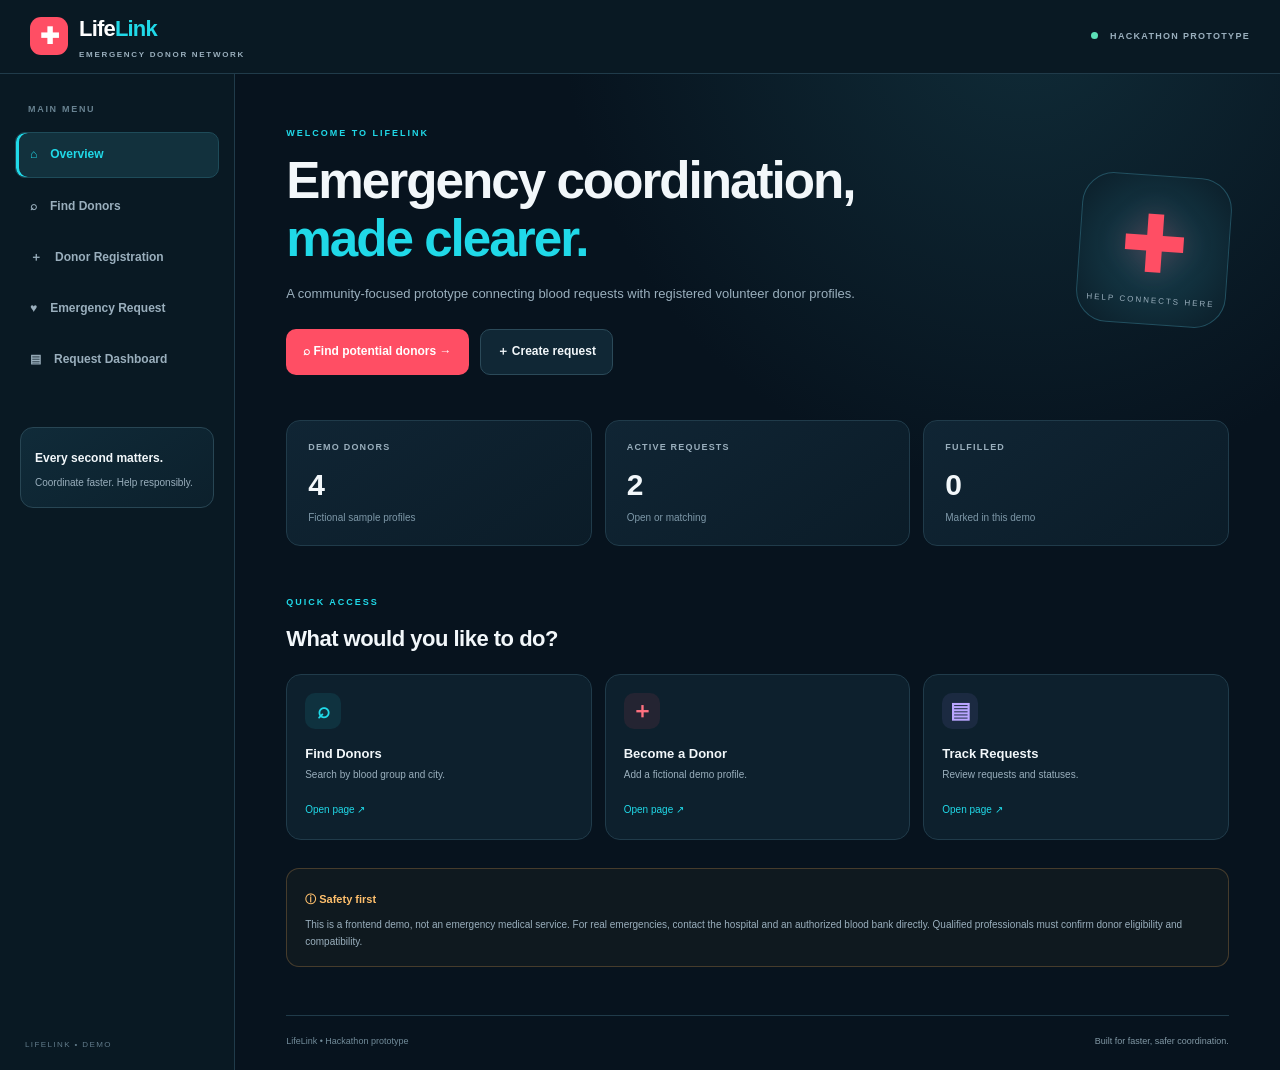
<file: LifeLink_5_Pages/index.html>
<!DOCTYPE html>
<html lang="en">
<head>
  <meta charset="UTF-8"><meta name="viewport" content="width=device-width, initial-scale=1.0">
  <title>LifeLink | Overview</title><link rel="stylesheet" href="styles.css">
</head>
<body>
<header class="topbar"><a class="brand" href="index.html"><span class="brand-icon">✚</span><span>Life<span class="accent">Link</span><small>EMERGENCY DONOR NETWORK</small></span></a><span class="top-tag"><i></i> HACKATHON PROTOTYPE</span></header>
<div class="layout"><aside class="sidebar"><p class="nav-label">MAIN MENU</p><a class="nav-link active" href="index.html">⌂ <span>Overview</span></a><a class="nav-link" href="find-donors.html">⌕ <span>Find Donors</span></a><a class="nav-link" href="register-donor.html">＋ <span>Donor Registration</span></a><a class="nav-link" href="emergency-request.html">♥ <span>Emergency Request</span></a><a class="nav-link" href="dashboard.html">▤ <span>Request Dashboard</span></a><div class="sidebar-card"><b>Every second matters.</b><p>Coordinate faster. Help responsibly.</p></div><small class="side-foot">LIFELINK • DEMO</small></aside>
<main class="main"><section class="hero"><div><p class="eyebrow">WELCOME TO LIFELINK</p><h1>Emergency coordination,<br><span class="accent">made clearer.</span></h1><p class="lead">A community-focused prototype connecting blood requests with registered volunteer donor profiles.</p><div class="actions"><a class="btn red" href="find-donors.html">⌕ Find potential donors →</a><a class="btn outline" href="emergency-request.html">＋ Create request</a></div></div><div class="hero-symbol">✚<span>HELP CONNECTS HERE</span></div></section>
<section class="stats"><article><small>DEMO DONORS</small><strong id="donorCount">4</strong><p>Fictional sample profiles</p></article><article><small>ACTIVE REQUESTS</small><strong id="activeCount">2</strong><p>Open or matching</p></article><article><small>FULFILLED</small><strong id="fulfilledCount">0</strong><p>Marked in this demo</p></article></section>
<section class="section"><p class="eyebrow">QUICK ACCESS</p><h2>What would you like to do?</h2><div class="cards"><a class="card" href="find-donors.html"><b class="icon cyan">⌕</b><h3>Find Donors</h3><p>Search by blood group and city.</p><span>Open page ↗</span></a><a class="card" href="register-donor.html"><b class="icon red">＋</b><h3>Become a Donor</h3><p>Add a fictional demo profile.</p><span>Open page ↗</span></a><a class="card" href="dashboard.html"><b class="icon purple">▤</b><h3>Track Requests</h3><p>Review requests and statuses.</p><span>Open page ↗</span></a></div></section>
<div class="notice"><b>ⓘ Safety first</b><p>This is a frontend demo, not an emergency medical service. For real emergencies, contact the hospital and an authorized blood bank directly. Qualified professionals must confirm donor eligibility and compatibility.</p></div><footer>LifeLink • Hackathon prototype <span>Built for faster, safer coordination.</span></footer></main></div><script src="common.js"></script></body></html>
</file>
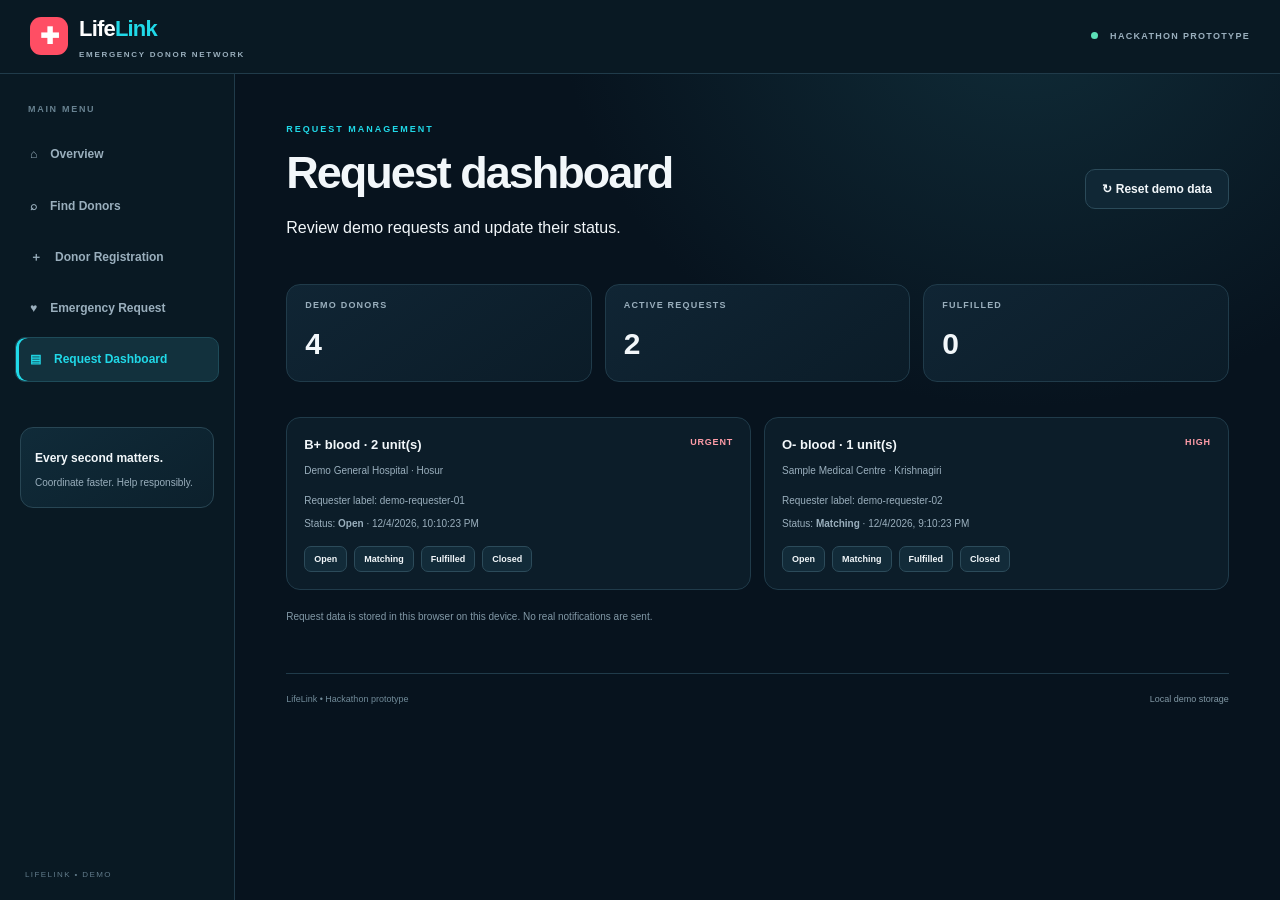
<file: LifeLink_5_Pages/dashboard.html>
<!DOCTYPE html>
<html lang="en"><head><meta charset="UTF-8"><meta name="viewport" content="width=device-width, initial-scale=1.0"><title>Request Dashboard | LifeLink</title><link rel="stylesheet" href="styles.css"></head><body>
<header class="topbar"><a class="brand" href="index.html"><span class="brand-icon">✚</span><span>Life<span class="accent">Link</span><small>EMERGENCY DONOR NETWORK</small></span></a><span class="top-tag"><i></i> HACKATHON PROTOTYPE</span></header>
<div class="layout"><aside class="sidebar"><p class="nav-label">MAIN MENU</p><a class="nav-link" href="index.html">⌂ <span>Overview</span></a><a class="nav-link" href="find-donors.html">⌕ <span>Find Donors</span></a><a class="nav-link" href="register-donor.html">＋ <span>Donor Registration</span></a><a class="nav-link" href="emergency-request.html">♥ <span>Emergency Request</span></a><a class="nav-link active" href="dashboard.html">▤ <span>Request Dashboard</span></a><div class="sidebar-card"><b>Every second matters.</b><p>Coordinate faster. Help responsibly.</p></div><small class="side-foot">LIFELINK • DEMO</small></aside>
<main class="main"><section class="page-heading heading-inline"><div><p class="eyebrow">REQUEST MANAGEMENT</p><h1>Request dashboard</h1><p>Review demo requests and update their status.</p></div><button id="resetDemo" class="btn outline" type="button">↻ Reset demo data</button></section><div class="stats compact-stats"><article><small>DEMO DONORS</small><strong id="donorCount">0</strong></article><article><small>ACTIVE REQUESTS</small><strong id="activeCount">0</strong></article><article><small>FULFILLED</small><strong id="fulfilledCount">0</strong></article></div><div id="requestList" class="request-grid"></div><p class="fine-print">Request data is stored in this browser on this device. No real notifications are sent.</p><footer>LifeLink • Hackathon prototype <span>Local demo storage</span></footer></main></div><script src="common.js"></script><script src="dashboard.js"></script></body></html>
</file>
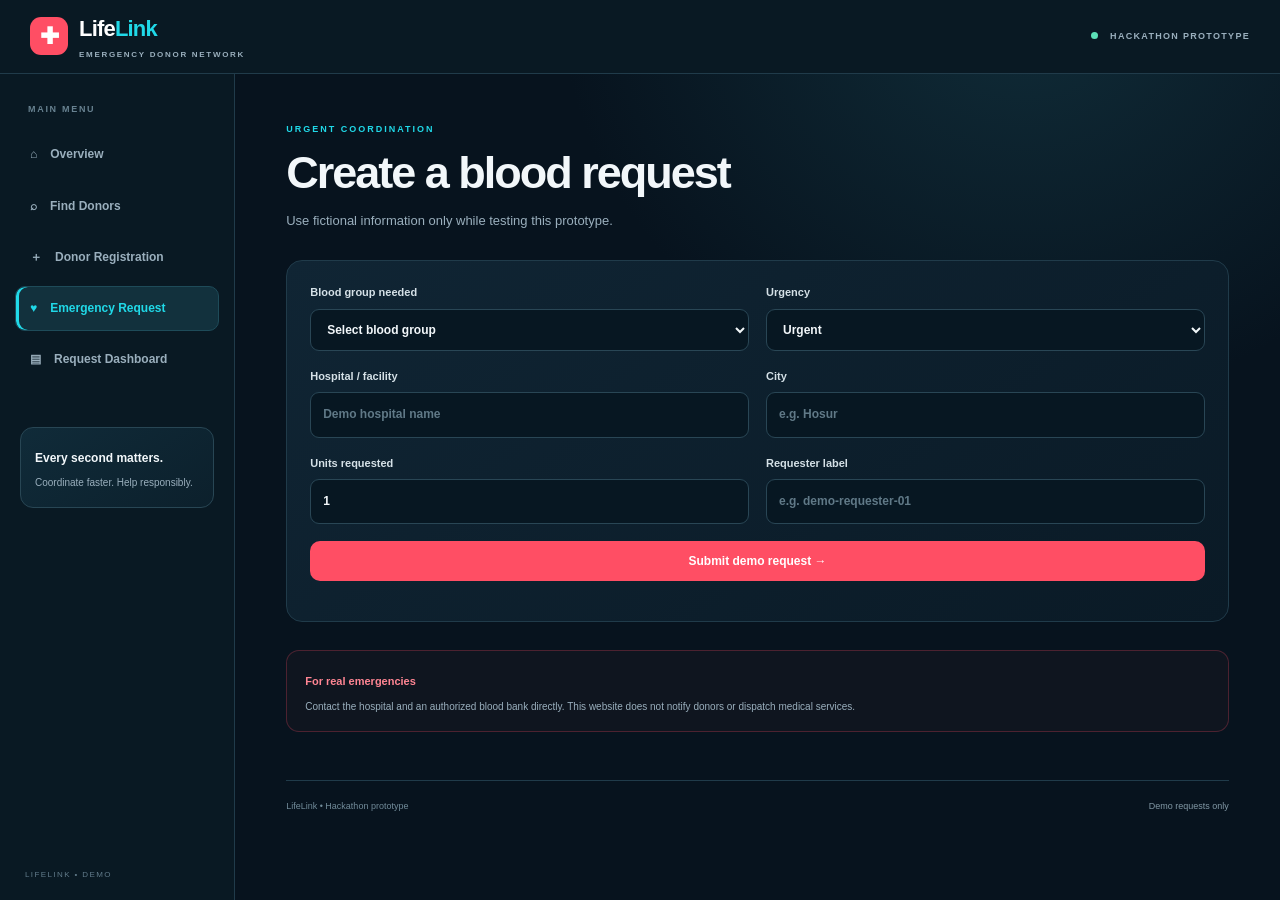
<file: LifeLink_5_Pages/emergency-request.html>
<!DOCTYPE html>
<html lang="en"><head><meta charset="UTF-8"><meta name="viewport" content="width=device-width, initial-scale=1.0"><title>Emergency Request | LifeLink</title><link rel="stylesheet" href="styles.css"></head><body>
<header class="topbar"><a class="brand" href="index.html"><span class="brand-icon">✚</span><span>Life<span class="accent">Link</span><small>EMERGENCY DONOR NETWORK</small></span></a><span class="top-tag"><i></i> HACKATHON PROTOTYPE</span></header>
<div class="layout"><aside class="sidebar"><p class="nav-label">MAIN MENU</p><a class="nav-link" href="index.html">⌂ <span>Overview</span></a><a class="nav-link" href="find-donors.html">⌕ <span>Find Donors</span></a><a class="nav-link" href="register-donor.html">＋ <span>Donor Registration</span></a><a class="nav-link active" href="emergency-request.html">♥ <span>Emergency Request</span></a><a class="nav-link" href="dashboard.html">▤ <span>Request Dashboard</span></a><div class="sidebar-card"><b>Every second matters.</b><p>Coordinate faster. Help responsibly.</p></div><small class="side-foot">LIFELINK • DEMO</small></aside>
<main class="main"><section class="page-heading"><p class="eyebrow">URGENT COORDINATION</p><h1>Create a blood request</h1><p>Use fictional information only while testing this prototype.</p></section><form id="requestForm" class="panel form-grid"><label>Blood group needed<select name="blood" required><option value="">Select blood group</option><option>A+</option><option>A-</option><option>B+</option><option>B-</option><option>AB+</option><option>AB-</option><option>O+</option><option>O-</option></select></label><label>Urgency<select name="urgency"><option>Urgent</option><option>High</option><option>Routine</option></select></label><label>Hospital / facility<input name="hospital" required maxlength="100" placeholder="Demo hospital name"></label><label>City<input name="city" required maxlength="60" placeholder="e.g. Hosur"></label><label>Units requested<input name="units" type="number" min="1" max="20" value="1" required></label><label>Requester label<input name="contact" required maxlength="60" placeholder="e.g. demo-requester-01"></label><button class="btn red wide" type="submit">Submit demo request →</button><p id="requestMessage" class="message wide" role="status"></p></form><div class="notice urgent-notice"><b>For real emergencies</b><p>Contact the hospital and an authorized blood bank directly. This website does not notify donors or dispatch medical services.</p></div><footer>LifeLink • Hackathon prototype <span>Demo requests only</span></footer></main></div><script src="common.js"></script><script src="emergency-request.js"></script></body></html>
</file>
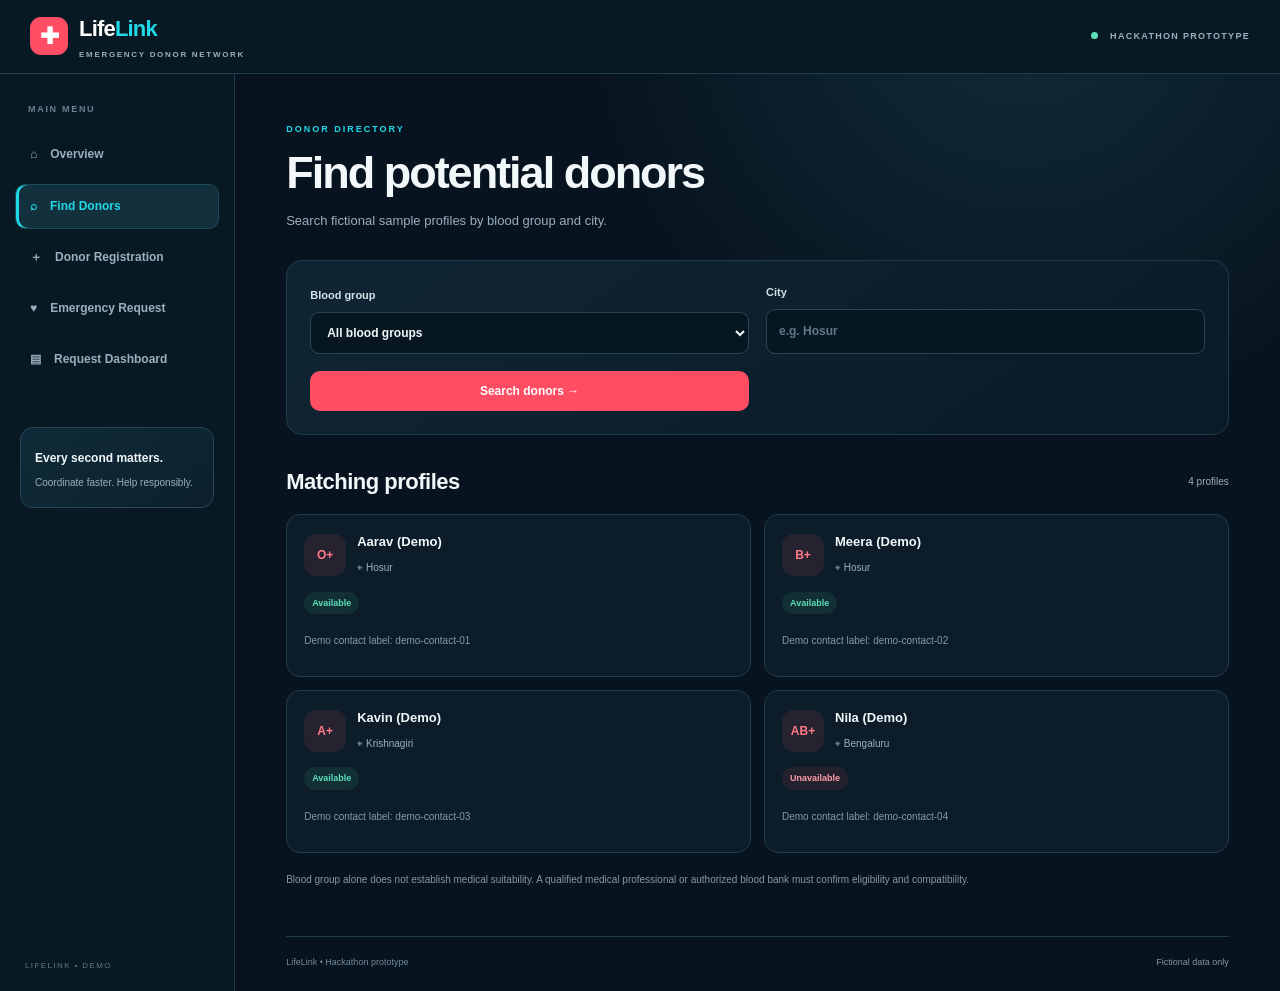
<file: LifeLink_5_Pages/find-donors.html>
<!DOCTYPE html>
<html lang="en"><head><meta charset="UTF-8"><meta name="viewport" content="width=device-width, initial-scale=1.0"><title>Find Donors | LifeLink</title><link rel="stylesheet" href="styles.css"></head><body>
<header class="topbar"><a class="brand" href="index.html"><span class="brand-icon">✚</span><span>Life<span class="accent">Link</span><small>EMERGENCY DONOR NETWORK</small></span></a><span class="top-tag"><i></i> HACKATHON PROTOTYPE</span></header>
<div class="layout"><aside class="sidebar"><p class="nav-label">MAIN MENU</p><a class="nav-link" href="index.html">⌂ <span>Overview</span></a><a class="nav-link active" href="find-donors.html">⌕ <span>Find Donors</span></a><a class="nav-link" href="register-donor.html">＋ <span>Donor Registration</span></a><a class="nav-link" href="emergency-request.html">♥ <span>Emergency Request</span></a><a class="nav-link" href="dashboard.html">▤ <span>Request Dashboard</span></a><div class="sidebar-card"><b>Every second matters.</b><p>Coordinate faster. Help responsibly.</p></div><small class="side-foot">LIFELINK • DEMO</small></aside>
<main class="main"><section class="page-heading"><p class="eyebrow">DONOR DIRECTORY</p><h1>Find potential donors</h1><p>Search fictional sample profiles by blood group and city.</p></section><form id="searchForm" class="panel form-grid"><label>Blood group<select id="bloodFilter"><option value="">All blood groups</option><option>A+</option><option>A-</option><option>B+</option><option>B-</option><option>AB+</option><option>AB-</option><option>O+</option><option>O-</option></select></label><label>City<input id="cityFilter" placeholder="e.g. Hosur"></label><button class="btn red" type="submit">Search donors →</button></form><div class="section-title"><h2>Matching profiles</h2><span id="resultCount" class="muted"></span></div><div id="donorResults" class="donor-grid"></div><p class="fine-print">Blood group alone does not establish medical suitability. A qualified medical professional or authorized blood bank must confirm eligibility and compatibility.</p><footer>LifeLink • Hackathon prototype <span>Fictional data only</span></footer></main></div><script src="common.js"></script><script src="find-donors.js"></script></body></html>
</file>
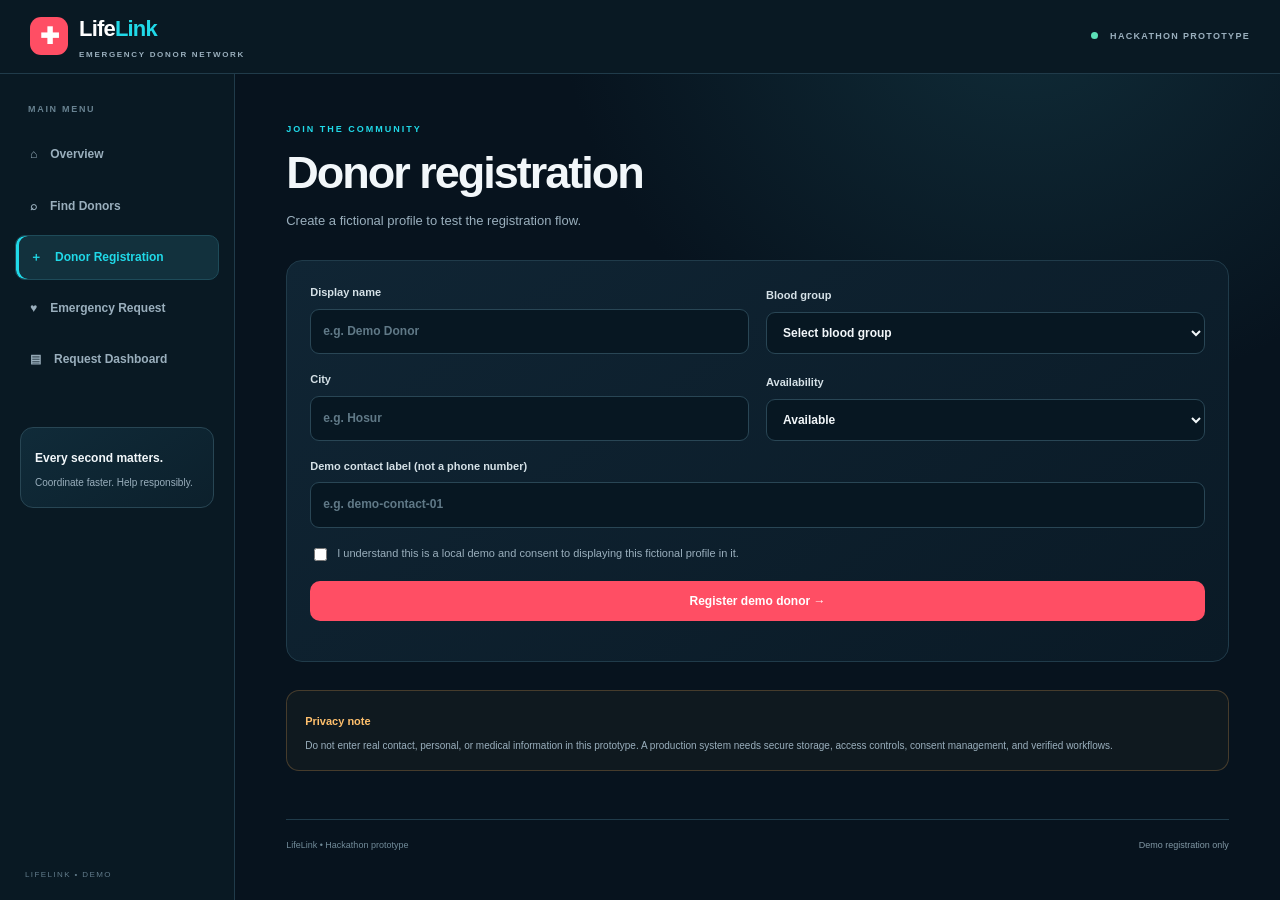
<file: LifeLink_5_Pages/register-donor.html>
<!DOCTYPE html>
<html lang="en"><head><meta charset="UTF-8"><meta name="viewport" content="width=device-width, initial-scale=1.0"><title>Donor Registration | LifeLink</title><link rel="stylesheet" href="styles.css"></head><body>
<header class="topbar"><a class="brand" href="index.html"><span class="brand-icon">✚</span><span>Life<span class="accent">Link</span><small>EMERGENCY DONOR NETWORK</small></span></a><span class="top-tag"><i></i> HACKATHON PROTOTYPE</span></header>
<div class="layout"><aside class="sidebar"><p class="nav-label">MAIN MENU</p><a class="nav-link" href="index.html">⌂ <span>Overview</span></a><a class="nav-link" href="find-donors.html">⌕ <span>Find Donors</span></a><a class="nav-link active" href="register-donor.html">＋ <span>Donor Registration</span></a><a class="nav-link" href="emergency-request.html">♥ <span>Emergency Request</span></a><a class="nav-link" href="dashboard.html">▤ <span>Request Dashboard</span></a><div class="sidebar-card"><b>Every second matters.</b><p>Coordinate faster. Help responsibly.</p></div><small class="side-foot">LIFELINK • DEMO</small></aside>
<main class="main"><section class="page-heading"><p class="eyebrow">JOIN THE COMMUNITY</p><h1>Donor registration</h1><p>Create a fictional profile to test the registration flow.</p></section><form id="donorForm" class="panel form-grid"><label>Display name<input name="name" required maxlength="50" placeholder="e.g. Demo Donor"></label><label>Blood group<select name="blood" required><option value="">Select blood group</option><option>A+</option><option>A-</option><option>B+</option><option>B-</option><option>AB+</option><option>AB-</option><option>O+</option><option>O-</option></select></label><label>City<input name="city" required maxlength="60" placeholder="e.g. Hosur"></label><label>Availability<select name="availability"><option>Available</option><option>Unavailable</option></select></label><label class="wide">Demo contact label (not a phone number)<input name="contact" maxlength="60" placeholder="e.g. demo-contact-01"></label><label class="consent wide"><input type="checkbox" name="consent" required> I understand this is a local demo and consent to displaying this fictional profile in it.</label><button class="btn red wide" type="submit">Register demo donor →</button><p id="donorMessage" class="message wide" role="status"></p></form><div class="notice"><b>Privacy note</b><p>Do not enter real contact, personal, or medical information in this prototype. A production system needs secure storage, access controls, consent management, and verified workflows.</p></div><footer>LifeLink • Hackathon prototype <span>Demo registration only</span></footer></main></div><script src="common.js"></script><script src="register-donor.js"></script></body></html>
</file>
<file: LifeLink_5_Pages/styles.css>
:root{--bg:#07131e;--panel:#0d202d;--line:#203b4a;--text:#f2f7fa;--muted:#9aafbd;--cyan:#20d9e8;--red:#ff4e64;--green:#5ce0b7}*{box-sizing:border-box}body{margin:0;background:radial-gradient(ellipse at 80% 0%,#102c38 0,transparent 32%),var(--bg);color:var(--text);font-family:Inter,Segoe UI,Arial,sans-serif;line-height:1.6}.topbar{height:74px;padding:0 30px;display:flex;align-items:center;justify-content:space-between;border-bottom:1px solid var(--line);background:#091923;position:sticky;top:0;z-index:5}.brand{display:flex;align-items:center;gap:11px;text-decoration:none;color:white;font-size:22px;font-weight:850;letter-spacing:-.8px}.brand-icon{display:grid;place-items:center;width:38px;height:38px;background:var(--red);border-radius:11px;font-size:23px}.accent{color:var(--cyan)}.brand small{display:block;font-size:8px;letter-spacing:1.7px;color:var(--muted);margin-top:3px}.top-tag{font-size:9px;color:var(--muted);letter-spacing:1.3px;font-weight:800}.top-tag i{display:inline-block;width:7px;height:7px;background:var(--green);border-radius:50%;margin-right:8px}.layout{display:grid;grid-template-columns:235px 1fr;min-height:calc(100vh - 74px)}.sidebar{border-right:1px solid var(--line);padding:28px 15px 18px;display:flex;flex-direction:column;background:#091923}.nav-label{font-size:9px;letter-spacing:1.7px;color:#688291;font-weight:850;padding:0 13px;margin:0 0 13px}.nav-link{display:flex;align-items:center;gap:13px;text-decoration:none;color:var(--muted);padding:12px 14px;border:1px solid transparent;border-radius:10px;margin:3px 0;font-size:12px;font-weight:700}.nav-link:first-letter{font-size:19px}.nav-link:hover{background:#102633;color:white}.nav-link.active{background:#12313d;color:var(--cyan);border-color:#1e4b59;box-shadow:inset 3px 0 var(--cyan)}.sidebar-card{margin:42px 5px 18px;padding:16px 14px;border:1px solid #284654;border-radius:13px;background:linear-gradient(145deg,#102b39,#0c202c)}.sidebar-card b{font-size:12px}.sidebar-card p{font-size:10px;color:var(--muted);margin:5px 0 0}.side-foot{font-size:8px;letter-spacing:1.4px;color:#617b8a;margin:auto 10px 0}.main{padding:40px clamp(22px,4vw,58px) 22px;max-width:1500px;width:100%;margin:0 auto}.hero{display:flex;align-items:center;justify-content:space-between;gap:35px;padding:12px 0 30px}.eyebrow{font-size:9px;letter-spacing:2px;font-weight:850;color:var(--cyan);margin:0 0 12px}.hero h1,.page-heading h1{font-size:clamp(34px,4vw,52px);letter-spacing:-2px;line-height:1.12;margin:0;font-weight:850}.hero h1 span{color:var(--cyan)}.lead,.page-heading>p:last-child{color:var(--muted);font-size:13px;max-width:570px;margin:15px 0 0;line-height:1.8}.hero-symbol{width:150px;height:150px;flex-shrink:0;display:grid;place-items:center;border:1px solid #225060;border-radius:32px;background:radial-gradient(circle,#174251,#0b1d28);font-size:80px;color:var(--red);text-shadow:0 0 30px #ff4e6444;transform:rotate(4deg)}.hero-symbol span{font-size:8px;letter-spacing:2px;color:var(--muted);text-shadow:none;margin-top:-36px}.actions{display:flex;gap:11px;flex-wrap:wrap;margin-top:24px}.btn{display:inline-flex;align-items:center;justify-content:center;gap:15px;border-radius:10px;padding:12px 16px;font-size:12px;font-weight:800;cursor:pointer;text-decoration:none;border:1px solid transparent;font-family:inherit}.btn.red{background:var(--red);color:white}.btn.outline{background:#102735;color:var(--text);border-color:#2b4a59}.btn:hover{filter:brightness(1.08);transform:translateY(-1px)}.stats{display:grid;grid-template-columns:repeat(3,1fr);gap:13px;margin:15px 0 35px}.stats article{padding:19px 21px;border:1px solid var(--line);border-radius:14px;background:linear-gradient(145deg,#102534,#0b1c28)}.stats small{display:block;font-size:9px;letter-spacing:1.2px;color:var(--muted);font-weight:800}.stats strong{display:block;font-size:30px;margin:7px 0 1px}.stats p{font-size:10px;color:#7e98a8;margin:0}.section{padding-top:14px}.section h2,.section-title h2{font-size:22px;letter-spacing:-.5px;margin:0 0 17px}.cards{display:grid;grid-template-columns:repeat(3,1fr);gap:13px}.card{position:relative;text-decoration:none;color:var(--text);min-height:165px;padding:18px;border:1px solid var(--line);background:#0d202d;border-radius:15px;transition:.2s}.card:hover{border-color:#367183;transform:translateY(-3px)}.icon{display:grid;place-items:center;width:36px;height:36px;border-radius:10px;font-size:22px;font-weight:800}.icon.cyan{color:var(--cyan);background:#20d9e818}.icon.red{color:#ff7180;background:#ff4e6418}.icon.purple{color:#b9a5ff;background:#a38bff18}.card h3{font-size:13px;margin:15px 0 3px}.card p{font-size:10px;color:var(--muted);margin:0 0 12px}.card>span:last-child{font-size:10px;color:var(--cyan)}.notice{padding:16px 18px;border:1px solid #ffb45a3a;background:#ffb45a09;border-radius:13px;margin-top:28px}.notice b{font-size:11px;color:#ffc06d}.notice p{font-size:10px;line-height:1.7;color:var(--muted);margin:5px 0 0}.urgent-notice{border-color:#ff4e6440;background:#ff4e6409}.urgent-notice b{color:#ff8593}.page-heading{margin:8px 0 28px}.page-heading h1{font-size:clamp(32px,3.7vw,45px)}.page-heading>p:last-child{margin-top:10px}.heading-inline{display:flex;align-items:center;justify-content:space-between;gap:20px}.panel{background:linear-gradient(145deg,#102534,#0a1a26);border:1px solid var(--line);border-radius:16px;padding:23px}.form-grid{display:grid;grid-template-columns:1fr 1fr;gap:17px;align-items:end}label{display:flex;flex-direction:column;gap:7px;font-size:11px;color:#d5e1e7;font-weight:750}input,select{width:100%;background:#071722;border:1px solid #294655;border-radius:9px;padding:12px;color:var(--text);font:inherit;font-size:12px;outline:none}input:focus,select:focus{border-color:var(--cyan);box-shadow:0 0 0 3px #20d9e817}input::placeholder{color:#607987}.wide{grid-column:1/-1}.consent{display:flex;flex-direction:row;align-items:flex-start;font-weight:500;color:var(--muted);line-height:1.5}.consent input{width:auto;margin-top:3px;accent-color:var(--cyan)}.message{color:var(--cyan);font-size:12px;margin:0;min-height:0}.section-title{display:flex;justify-content:space-between;align-items:center;margin:29px 0 13px}.section-title h2{margin:0}.muted{color:var(--muted);font-size:10px}.donor-grid,.request-grid{display:grid;grid-template-columns:repeat(2,1fr);gap:13px;margin-top:15px}.donor-card,.request-card{border:1px solid var(--line);background:#0c1d29;border-radius:14px;padding:17px}.donor-head{display:flex;align-items:center;gap:11px}.blood-badge{width:42px;height:42px;display:grid;place-items:center;border-radius:12px;background:#ff4e641b;color:#ff7a88;font-size:12px;font-weight:900}.donor-card h3,.request-card h3{font-size:13px;margin:0}.donor-card small{font-size:10px;color:var(--muted)}.status{display:inline-block;margin-top:13px;padding:4px 8px;border-radius:20px;font-size:9px;font-weight:850}.status.available{background:#5ce0b718;color:var(--green)}.status.unavailable{background:#ff4e6418;color:#ff9da8}.fine-print{font-size:10px;color:#8299a7;line-height:1.7;margin-top:18px}.request-top{display:flex;justify-content:space-between;gap:10px}.request-card p{font-size:10px;color:var(--muted);margin:7px 0}.urgency{font-size:9px;color:#ff9da8;font-weight:900;text-transform:uppercase;letter-spacing:.8px}.request-actions{display:flex;gap:7px;flex-wrap:wrap;margin-top:14px}.mini-button{border:1px solid #2c4b5a;background:#122b39;color:var(--text);border-radius:7px;padding:7px 9px;font-size:9px;font-weight:750;cursor:pointer}.mini-button:hover{border-color:var(--cyan)}.empty-state{grid-column:1/-1;text-align:center;border:1px dashed #294655;padding:25px;border-radius:13px;color:var(--muted);font-size:12px}.compact-stats{margin-top:0}.compact-stats article{padding:13px 18px}.compact-stats strong{margin-bottom:0}footer{display:flex;justify-content:space-between;gap:15px;border-top:1px solid var(--line);margin-top:48px;padding:18px 0 0;color:#718b99;font-size:9px}footer span{color:#8198a5}@media(max-width:850px){.layout{grid-template-columns:200px 1fr}.sidebar{padding-left:9px;padding-right:9px}.hero-symbol{width:105px;height:105px;font-size:55px}.cards{grid-template-columns:1fr}.card{min-height:135px}}@media(max-width:650px){.topbar{height:67px;padding:0 15px}.top-tag{font-size:7px}.layout{display:block}.sidebar{position:sticky;top:67px;z-index:4;border-right:0;border-bottom:1px solid var(--line);padding:7px;display:flex;flex-direction:row;gap:4px;overflow-x:auto}.nav-label,.sidebar-card,.side-foot{display:none}.nav-link{white-space:nowrap;flex:0 0 auto;padding:9px 10px;font-size:10px;gap:7px;margin:0}.main{padding:27px 16px 18px}.hero{align-items:flex-start}.hero-symbol{display:none}.hero h1{font-size:39px}.stats{gap:7px}.stats article{padding:13px 10px}.stats strong{font-size:24px}.stats small{font-size:7px;letter-spacing:.4px}.stats p{font-size:8px}.cards,.donor-grid,.request-grid{grid-template-columns:1fr}.form-grid{grid-template-columns:1fr}.wide{grid-column:auto}.heading-inline{align-items:flex-start;flex-direction:column}.panel{padding:17px}footer{flex-direction:column;gap:5px}}
</file>
